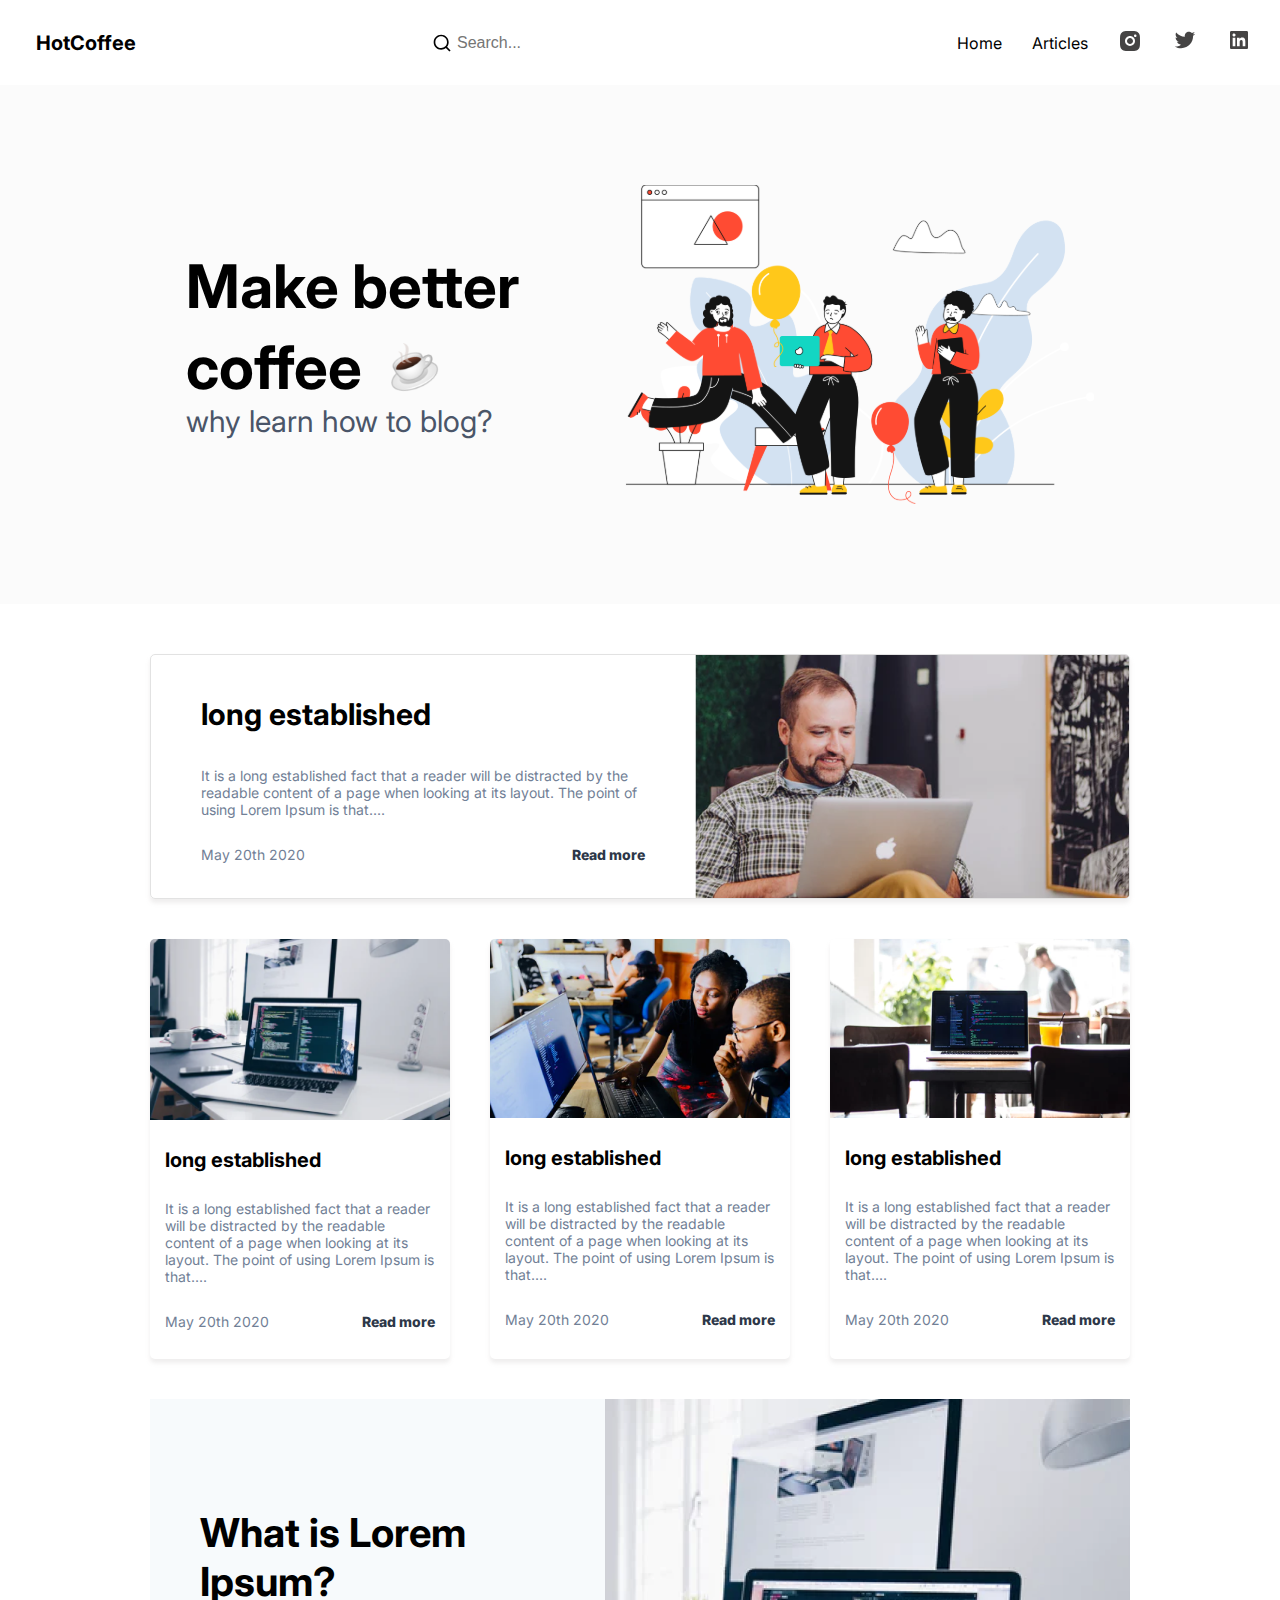
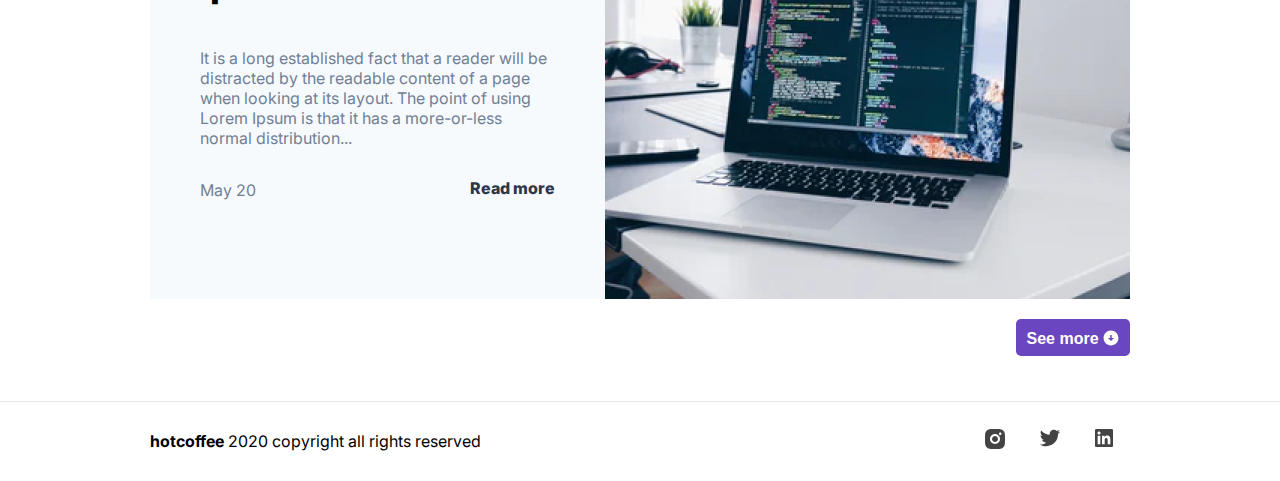
<file: index.html>
<!DOCTYPE html>
<html lang="en">

<head>
    <meta charset="UTF-8">
    <meta name="viewport" content="width=device-width, initial-scale=1">
    <link rel="stylesheet" href="/assets/css/style.css">
    <title>Home page</title>
</head>

<body>
    <header>
        <nav class="navbar">
            <div class="navbar__section">
                <a class="navbar__brand" href="#">HotCoffee</a>
            </div>
            <div class="navbar__section">
                <div class="search">
                    <form>
                        <button class="search__button" type="submit">
                            <img class="search__icon" alt="search" src="/assets/img/svg/search.svg">
                        </button>
                        <input class="search__input" type="text" name="search" placeholder="Search...">
                    </form>
                </div>
            </div>
            <div class="navbar__section">
                <div class="navbar__links">
                    <a href="#" class="navbar__link link-underscore">Home</a>
                    <a href="#" class="navbar__link link-underscore">Articles</a>
                    <div class="social-links">
                        <a href="#" class="social-links__link"><img src="/assets/img/svg/instagram.svg"
                                alt="Instagram"></a>
                        <a href="#" class="social-links__link"><img src="/assets/img/svg/twitter.svg" alt="Twitter"></a>
                        <a href="#" class="social-links__link"><img src="/assets/img/svg/linkedin.svg"
                                alt="Linkedin"></a>
                    </div>

                </div>
            </div>
        </nav>
    </header>
    <main>
        <section class="bg__light-gray">
            <div class="container">
                <div class="head-section horizontal">
                    <div class="head-section__block">
                        <div class="head-section__text">
                            <h1 class="lead-header__primary">Make better coffee <img class="lead-header__img"
                                    src="/assets/img/png/coffee.png" alt="coffee" width="70" height="67"></h1>
                            <h3 class="lead-header__secondary">why learn how to blog?</h3>
                        </div>
                    </div>
                    <div class="head-section__block">
                        <img class="head-section__block__img" alt="croods" src="/assets/img/svg/croods.svg">
                    </div>
                </div>
            </div>

        </section>

        <div class="container">
            <article class="article-block responsive">
                <div class="article-block__text">
                    <h1>long established</h1>
                    <p>It is a long established fact that a reader will be distracted by the readable content of a page
                        when
                        looking at its layout. The point of using Lorem Ipsum is that....</p>
                    <div class="article-block__bottom">
                        <p>May 20th 2020</p><a class="article-block__link link-underscore" href="/details.html">Read more</a>
                    </div>

                </div>
                <div class="article-block__img">
                    <img class="vertical-fill-img" src="/assets/img/png/image 1.png" alt="long established">
                </div>

            </article>
            <div class="responsive horizontal space-between">
                <article class="article-block vertical">
                    <div class="article-block__img">
                        <img src="/assets/img/png/image 2.png" alt="" class="horizontal-fill-img br-top-5">
                    </div>
                    <div class="article-block__text p-15">
                        <h1>long established</h1>
                        <p>It is a long established fact that a reader will be distracted by the readable content of a
                            page when looking at its layout. The point of using Lorem Ipsum is that....</p>
                        <div class="article-block__bottom">
                            <p>May 20th 2020</p><a href="/details.html" class="article-block__link link-underscore">Read more</a>
                        </div>
                    </div>
                </article>
                <article class="article-block vertical">
                    <div class="article-block__img">
                        <img src="/assets/img/png/image 4.png" alt="" class="horizontal-fill-img br-top-5">
                    </div>
                    <div class="article-block__text p-15">
                        <h1>long established</h1>
                        <p>It is a long established fact that a reader will be distracted by the readable content of a
                            page when looking at its layout. The point of using Lorem Ipsum is that....</p>
                        <div class="article-block__bottom">
                            <p>May 20th 2020</p><a href="/details.html" class="article-block__link link-underscore">Read more</a>
                        </div>
                    </div>
                </article>
                <article class="article-block vertical">
                    <div class="article-block__img">
                        <img src="/assets/img/png/image 5.png" alt="" class="horizontal-fill-img br-top-5">
                    </div>
                    <div class="article-block__text p-15">
                        <h1>long established</h1>
                        <p>It is a long established fact that a reader will be distracted by the readable content of a
                            page when looking at its layout. The point of using Lorem Ipsum is that....</p>
                        <div class="article-block__bottom">
                            <p>May 20th 2020</p><a href="/details.html" class="article-block__link link-underscore">Read more</a>
                        </div>
                    </div>
                </article>
            </div>
            <article class="article-block custom">
                <div class="article-block__text large">
                    <h1>What is Lorem Ipsum?</h1>
                    <p>It is a long established fact that a reader will be distracted by the readable content of a page
                        when looking at its layout. The point of using Lorem Ipsum is that it has a more-or-less normal
                        distribution...</p>
                    <div class="article-block__bottom large">
                        <p>May 20</p><a href="/details.html" class="article-block__link link-underscore">Read more</a>
                    </div>
                </div>
                <div class="article-block__img">
                    <img src="/assets/img/png/image 7.png" alt="" class="article-block__img__large">
                </div>
            </article>
            <div class="btn-block">
                <button class="btn">See more <i class="icon-down"></i></button>
            </div>
        </div>

    </main>
    <footer>
        <div class="container p-0">
            <div class="footer">
                <div class="footer__copyright"><p><b>hotcoffee</b> 2020 copyright all rights reserved</p></div>
                <div class="social-links">
                    <a href="#" class="social-links__link"><img src="/assets/img/svg/instagram.svg" alt="Instagram"></a>
                    <a href="#" class="social-links__link"><img src="/assets/img/svg/twitter.svg" alt="Twitter"></a>
                    <a href="#" class="social-links__link"><img src="/assets/img/svg/linkedin.svg" alt="Linkedin"></a>
                </div>
            </div>

        </div>
    </footer>

</body>

</html>
</file>
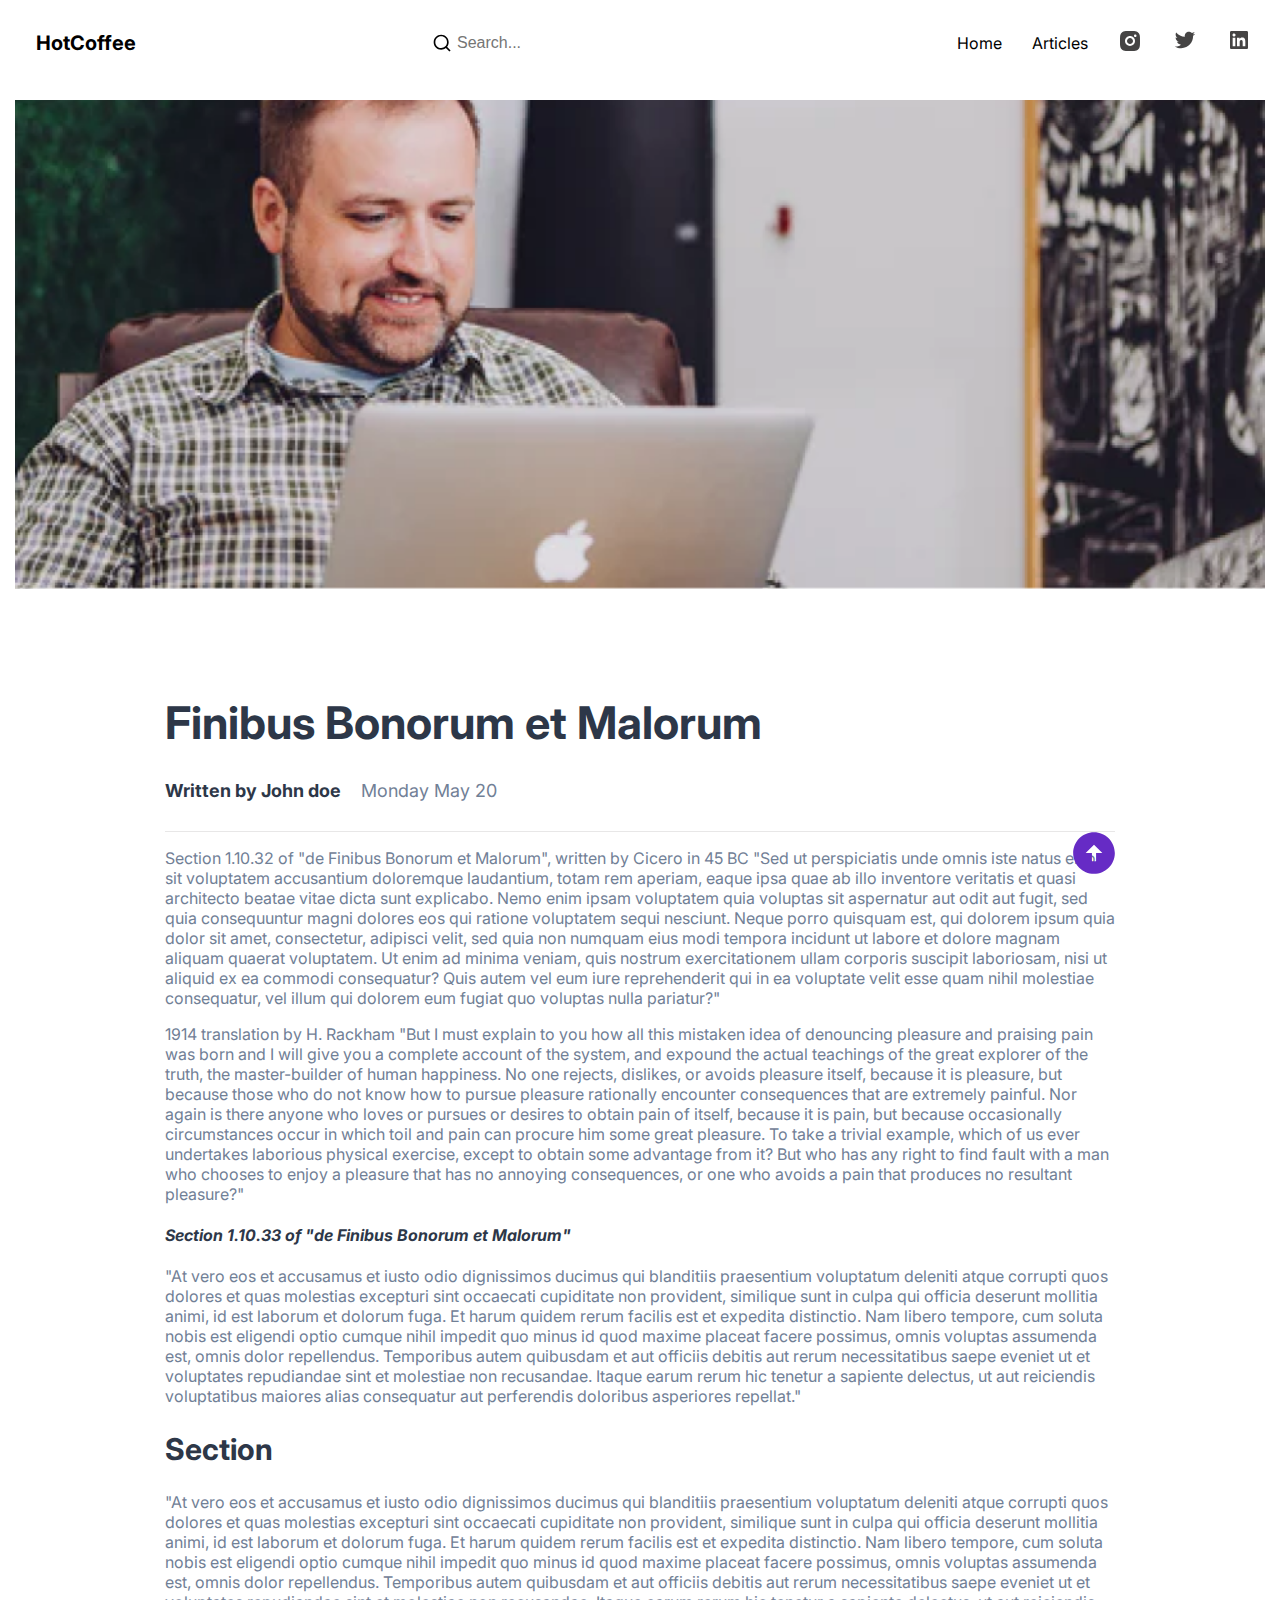
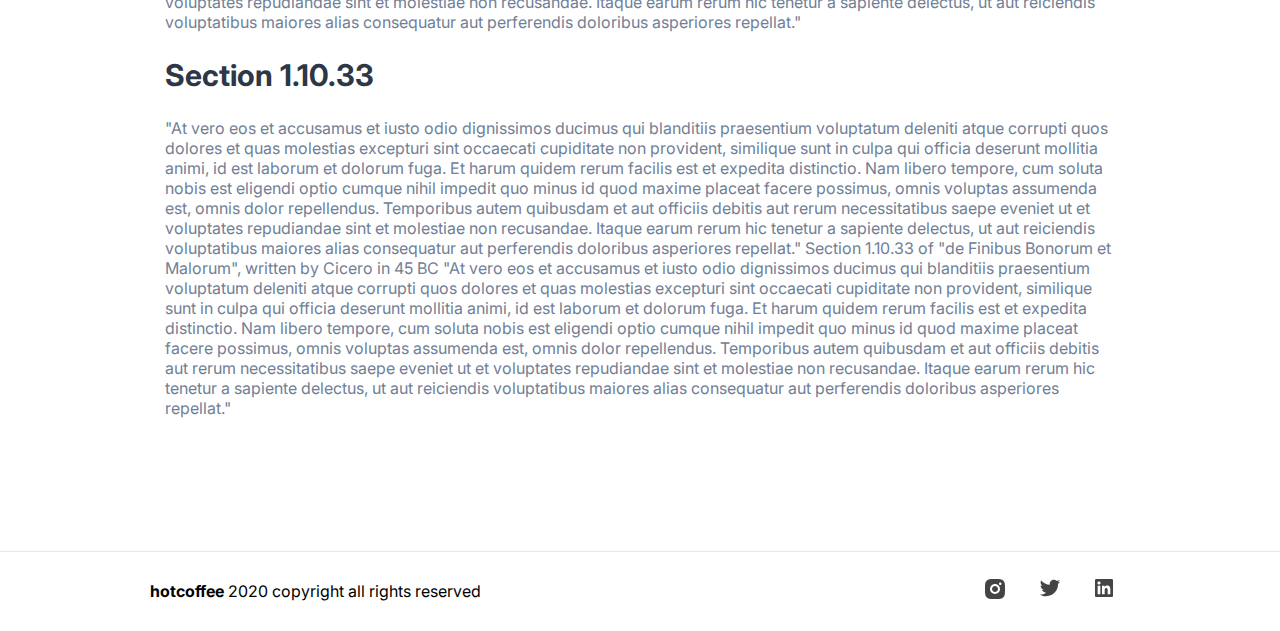
<file: details.html>
<!DOCTYPE html>
<html lang="en">

<head>
    <meta charset="UTF-8">
    <meta name="viewport" content="width=device-width, initial-scale=1">
    <link rel="stylesheet" href="/assets/css/style.css">
    <title>Home page</title>
</head>

<body>
    <header id="top">
        <nav class="navbar">
            <div class="navbar__section">
                <a class="navbar__brand" href="#">HotCoffee</a>
            </div>
            <div class="navbar__section">
                <div class="search">
                    <form>
                        <button class="search__button" type="submit">
                            <img class="search__icon" alt="search" src="/assets/img/svg/search.svg">
                        </button>
                        <input class="search__input" type="text" name="search" placeholder="Search...">
                    </form>
                </div>
            </div>
            <div class="navbar__section">
                <div class="navbar__links">
                    <a href="/index.html" class="navbar__link link-underscore">Home</a>
                    <a href="/index.html" class="navbar__link link-underscore">Articles</a>
                    <div class="social-links">
                        <a href="#" class="social-links__link"><img src="/assets/img/svg/instagram.svg"
                                alt="Instagram"></a>
                        <a href="#" class="social-links__link"><img src="/assets/img/svg/twitter.svg" alt="Twitter"></a>
                        <a href="#" class="social-links__link"><img src="/assets/img/svg/linkedin.svg"
                                alt="Linkedin"></a>
                    </div>

                </div>
            </div>
        </nav>
    </header>
    <main>
        <div class="container-fluid">
            <div class="article-block__img">
                <img src="/assets/img/png/image 2 big.png" alt="image_2" class="horizontal-fill-img">
            </div>
        </div>
        <div class="container">
            <article class="article-detail">
                <div class="article-detail__header">
                    <h1>Finibus Bonorum et Malorum</h1>
                    <div class="article-detail__info">
                        <div class="author"><b>Written by John doe</b></div>
                        <div>Monday May 20</div>
                    </div>
                </div>
                <div class="article-detail__text">
                    <section>
                        <p>Section 1.10.32 of "de Finibus Bonorum et Malorum", written by Cicero in 45 BC
                            "Sed ut perspiciatis unde omnis iste natus error sit voluptatem accusantium doloremque
                            laudantium, totam rem aperiam, eaque ipsa quae ab illo inventore veritatis et quasi
                            architecto beatae vitae dicta sunt explicabo. Nemo enim ipsam voluptatem quia voluptas sit
                            aspernatur aut odit aut fugit, sed quia consequuntur magni dolores eos qui ratione
                            voluptatem sequi nesciunt. Neque porro quisquam est, qui dolorem ipsum quia dolor sit amet,
                            consectetur, adipisci velit, sed quia non numquam eius modi tempora incidunt ut labore et
                            dolore magnam aliquam quaerat voluptatem. Ut enim ad minima veniam, quis nostrum
                            exercitationem ullam corporis suscipit laboriosam, nisi ut aliquid ex ea commodi
                            consequatur? Quis autem vel eum iure reprehenderit qui in ea voluptate velit esse quam nihil
                            molestiae consequatur, vel illum qui dolorem eum fugiat quo voluptas nulla pariatur?"
                        </p>
                        <p>
                            1914 translation by H. Rackham
                            "But I must explain to you how all this mistaken idea of denouncing pleasure and praising
                            pain was born and I will give you a complete account of the system, and expound the actual
                            teachings of the great explorer of the truth, the master-builder of human happiness. No one
                            rejects, dislikes, or avoids pleasure itself, because it is pleasure, but because those who
                            do not know how to pursue pleasure rationally encounter consequences that are extremely
                            painful. Nor again is there anyone who loves or pursues or desires to obtain pain of itself,
                            because it is pain, but because occasionally circumstances occur in which toil and pain can
                            procure him some great pleasure. To take a trivial example, which of us ever undertakes
                            laborious physical exercise, except to obtain some advantage from it? But who has any right
                            to find fault with a man who chooses to enjoy a pleasure that has no annoying consequences,
                            or one who avoids a pain that produces no resultant pleasure?"
                        </p>

                        <h4><i>Section 1.10.33 of "de Finibus Bonorum et Malorum"</i></h4>
                        <p>
                            "At vero eos et accusamus et iusto odio dignissimos ducimus qui blanditiis praesentium
                            voluptatum deleniti atque corrupti quos dolores et quas molestias excepturi sint occaecati
                            cupiditate non provident, similique sunt in culpa qui officia deserunt mollitia animi, id
                            est laborum et dolorum fuga. Et harum quidem rerum facilis est et expedita distinctio. Nam
                            libero tempore, cum soluta nobis est eligendi optio cumque nihil impedit quo minus id quod
                            maxime placeat facere possimus, omnis voluptas assumenda est, omnis dolor repellendus.
                            Temporibus autem quibusdam et aut officiis debitis aut rerum necessitatibus saepe eveniet ut
                            et voluptates repudiandae sint et molestiae non recusandae. Itaque earum rerum hic tenetur a
                            sapiente delectus, ut aut reiciendis voluptatibus maiores alias consequatur aut perferendis
                            doloribus asperiores repellat."
                        </p>

                    </section>
                    <section>

                        <h2>Section</h2>

                        <p>
                            "At vero eos et accusamus et iusto odio dignissimos ducimus qui blanditiis praesentium
                            voluptatum deleniti atque corrupti quos dolores et quas molestias excepturi sint occaecati
                            cupiditate non provident, similique sunt in culpa qui officia deserunt mollitia animi, id
                            est laborum et dolorum fuga. Et harum quidem rerum facilis est et expedita distinctio. Nam
                            libero tempore, cum soluta nobis est eligendi optio cumque nihil impedit quo minus id quod
                            maxime placeat facere possimus, omnis voluptas assumenda est, omnis dolor repellendus.
                            Temporibus autem quibusdam et aut officiis debitis aut rerum necessitatibus saepe eveniet ut
                            et voluptates repudiandae sint et molestiae non recusandae. Itaque earum rerum hic tenetur a
                            sapiente delectus, ut aut reiciendis voluptatibus maiores alias consequatur aut perferendis
                            doloribus asperiores repellat."
                        </p>


                    </section>
                    <section>
                        <h2>Section 1.10.33</h2>
                        <p>
                            "At vero eos et accusamus et iusto odio dignissimos ducimus qui blanditiis praesentium
                            voluptatum deleniti atque corrupti quos dolores et quas molestias excepturi sint occaecati
                            cupiditate non provident, similique sunt in culpa qui officia deserunt mollitia animi, id
                            est laborum et dolorum fuga. Et harum quidem rerum facilis est et expedita distinctio. Nam
                            libero tempore, cum soluta nobis est eligendi optio cumque nihil impedit quo minus id quod
                            maxime placeat facere possimus, omnis voluptas assumenda est, omnis dolor repellendus.
                            Temporibus autem quibusdam et aut officiis debitis aut rerum necessitatibus saepe eveniet ut
                            et voluptates repudiandae sint et molestiae non recusandae. Itaque earum rerum hic tenetur a
                            sapiente delectus, ut aut reiciendis voluptatibus maiores alias consequatur aut perferendis
                            doloribus asperiores repellat."
                            Section 1.10.33 of "de Finibus Bonorum et Malorum", written by Cicero in 45 BC
                            "At vero eos et accusamus et iusto odio dignissimos ducimus qui blanditiis praesentium
                            voluptatum deleniti atque corrupti quos dolores et quas molestias excepturi sint occaecati
                            cupiditate non provident, similique sunt in culpa qui officia deserunt mollitia animi, id
                            est laborum et dolorum fuga. Et harum quidem rerum facilis est et expedita distinctio. Nam
                            libero tempore, cum soluta nobis est eligendi optio cumque nihil impedit quo minus id quod
                            maxime placeat facere possimus, omnis voluptas assumenda est, omnis dolor repellendus.
                            Temporibus autem quibusdam et aut officiis debitis aut rerum necessitatibus saepe eveniet ut
                            et voluptates repudiandae sint et molestiae non recusandae. Itaque earum rerum hic tenetur a
                            sapiente delectus, ut aut reiciendis voluptatibus maiores alias consequatur aut perferendis
                            doloribus asperiores repellat."
                        </p>
                    </section>
                    <div class="btn-block bottom-fixed">
                        <button class="btn-up" onclick="window.location.href='#top'"></button>
                    </div>
                </div>
            </article>
        </div>
       
    </main>
    <footer>
        <div class="container p-0">
            <div class="footer">
                <div class="footer__copyright">
                    <p><b>hotcoffee</b> 2020 copyright all rights reserved</p>
                </div>
                <div class="social-links">
                    <a href="#" class="social-links__link"><img src="/assets/img/svg/instagram.svg" alt="Instagram"></a>
                    <a href="#" class="social-links__link"><img src="/assets/img/svg/twitter.svg" alt="Twitter"></a>
                    <a href="#" class="social-links__link"><img src="/assets/img/svg/linkedin.svg" alt="Linkedin"></a>
                </div>
            </div>

        </div>
    </footer>

</body>

</html>
</file>
<file: assets/css/style.css>
@import url('https://fonts.googleapis.com/css2?family=Inter:wght@400;700&display=swap');
@import url('/assets/css/ui.css');

/* Main styles */

body {
    display: flex;
    flex-direction: column;
    justify-content: space-between;
    margin: 0;
    padding: 0;
    min-height: 100vh;
    font-family: 'Inter', sans-serif;
}

header {
    display: flex;
    justify-content: center;
}

footer {
    margin-top: 15px;
    border-top: 1px solid #E8E8E8;
    width: 100%;
}

.container {
    display: flex;
    flex-direction: column;
    max-width: 100%;
    margin-left: auto;
    margin-right: auto;
}

.container-fluid {
    display: flex;
    flex-direction: column;
    max-width: 1280px;
    padding: 15px;
    margin-left: auto;
    margin-right: auto;
}

/* Navbar section */

.navbar {
    width: 1280px;
    margin: 0;
    height: fit-content;
    display: flex;
    flex-direction: row;
    justify-content: space-between;
}

.navbar__section {
    min-height: 85px;
    display: flex;
    flex-direction: row;
    align-items: center;
}

.navbar__brand {
    display: block;
    margin: 36px;
    font-size: 20px;
    font-weight: 700;
    color: #000000;
    text-decoration: none;
    transition: 250ms;
}

.navbar__brand:hover {
    transform: scale(1.2);
}

.navbar__links {
    padding: 10px 15px;
    display: flex;
    flex-direction: row;
    align-items: center;
    justify-content: center;
}

.navbar__link {
    position: relative;
    margin: 15px;
    font-size: 16px;
    font-weight: 400;
    color: #000000;
    text-decoration: none;
}

.social-links {
    display: flex;

}

.social-links__link {
    color: #454444;
    margin: 17px;
    transition: 250ms;
}

.social-links__link:hover {
    transform: scale(1.2);
}


/* Head section */

.head-section {
    width: 100%;
    display: flex;
    flex-direction: row;
    justify-content: space-between;
    align-items: center;
}

.head-section__block {
    display: flex;
    flex-direction: column;
    justify-content: center;
    align-items: center;
    margin: 70px 36px;
}

.head-section__text {
    max-width: 400px;
    display: flex;
    flex-direction: column;
    justify-content: space-around;
    align-items: flex-start;
}

.lead-header__primary {
    font-family: 'Inter', sans-serif;
    font-size: 60px;
    font-weight: 700;
    margin: 0;
}

.lead-header__secondary {
    font-family: 'Inter', sans-serif;
    font-size: 30px;
    font-weight: 400;
    color: #4A5568;
    margin: 0;
}

.lead-header__img {
    position: relative;
    bottom: -10px;
}

/* Articles */

.article-block {
    margin: 20px 0;
    display: flex;
    padding: 0;
    overflow: hidden;
    border: 1px solid #E2E2E2;
    border-radius: 5px;
    box-shadow: 0 4px 4px rgba(192, 189, 189, 0.25);
}

.article-block__text {
    display: flex;
    flex-direction: column;
    justify-content: center;
    padding: 20px 50px;
    overflow: hidden;
    margin: 0;
}

.article-block__text h1 {
    font-size: 30px;
    font-weight: 700;
}

.article-block__text p {
    font-size: 14px;
    font-weight: 400;
    color: #718096;
}

.article-block__text a {
    font-size: 14px;
}

.article-block__img {
    display: flex;
    min-width: fit-content;
    overflow: hidden;
    padding: 0;
}

.article-block__bottom {
    display: flex;
    justify-content: space-between;
}

.article-block__link {
    position: relative;
    margin: 14px 0;
    color: #2D3748;
    font-family: 'Inter', sans-serif;
    font-size: 12px;
    font-weight: 800;
    text-decoration: none;
}

.article-block__img__large {
    width: auto;
    height: 100%;
}

.custom {
    border: none;
    border-radius: 0;
    background-color: #F7FAFC;
    box-shadow: none;
}

.article-detail {
    margin: 30px 0;
    display: flex;
    flex-direction: column;
    padding: 0 15px;
    color: #718096;
}

.article-detail__header {
    display: flex;
    flex-direction: column;
    border-bottom: 1px solid #E8E7E7;
}

.article-detail__header h1 {
    font-size: 45px;
    font-weight: 700;
    color: #2D3748;
}

.article-detail__info {
    display: flex;
    font-size: 18px;
    margin-bottom: 30px;
}

.article-detail__text h2 {
    font-size: 30px;
    color: #2D3748;
}

.article-detail__text h4 {
    font-size: 16px;
    color: #2D3748;
}

.author {
    color: #2D3748;
    margin-right: 20px;
}




/* Footer */

.footer {
    width: 100%;
    min-height: 79px;
    display: flex;
    flex-direction: column;
    align-items: center;
    justify-content: space-between;
}

.footer__copyright {
    font-size: 16px;
}

/* Special modificators */

.bg__light-gray {
    background-color: #FBFBFB;
}

.bg__gray {
    background-color: #F7FAFC;
}

.horizontal {
    flex-direction: row;
}

.vertical {
    flex-direction: column;
    min-height: 100%;
    width: 320px;
    border: none;
}

.vertical h1 {
    font-size: 20px;
}

.responsive {
    display: flex;
    flex-direction: column;
}

.space-between {
    justify-content: space-between;
}

.vertical-fill-img {
    width: 100%;
    height: auto;
}

.horizontal-fill-img {
    width: 100%;
    height: auto;
}

.large h1 {
    font-size: 40px;
}

.large p {
    font-size: 16px;
}

.large a {
    font-size: 16px;
}

.p-0 {
    padding: 0!important;
}

.p-50 {
    padding: 50px;
}

.p-15 {
    padding: 15px;
}

/* Media */

@media (max-width: 576px) {
    .navbar {
        width: 100%;
        flex-direction: column;
        align-items: center;
    }

    .navbar__links {
        flex-direction: column;
        justify-content: flex-start;
        align-items: center;
    }

    .container {
        max-width: 100%;
        padding: 8px;
    }

    .head-section__block__img {
        width: 100%;
    }

    .navbar__link {
        margin: 10px;
    }

    .horizontal {
        flex-direction: column;
    }

    .vertical-fill-img {
        width: 100%;
        height: auto;
    }

    .vertical {
        width: 100%;
    }

    .article-block__img__large {
        width: 100%;
        height: auto;
        margin-bottom: 0;
    }

    .custom {
        flex-direction: column;
    }
}


@media (min-width: 576px) {
    .navbar {
        max-width: 576px;
        min-height: 85px;
        flex-direction: column;
        align-items: center;
    }

    .container {
        max-width: 576px;
        padding: 15px;
    }

    .p-50 {
        padding: 50px;
    }

    .vertical {
        width: 100%;
    }

    .horizontal {
        flex-direction: column;
    }

    .custom {
        flex-direction: column;
    }

    .article-block__img__large {
        width: 100%;
        height: auto;
        margin-bottom: 0;
    }

    .footer {
        flex-direction: row;
    }

}

@media (min-width: 768px) {
    .navbar {
        max-width: 768px;
        height: 85px;
        flex-direction: row;
    }

    .container {
        max-width: 750px;
        padding: 15px;
    }

    .head-section__block__img {
        max-width: 320px;
    }

    .vertical {
        max-width: 240px;
    }

    .horizontal {
        flex-direction: row;
    }

}

@media (min-width: 992px) {
    .navbar {
        max-width: 1280px;
        height: 85px;
    }

    .head-section__block__img {
        max-width: 470px;
    }

    .container {
        max-width: 950px;
        padding: 15px;
    }

    .vertical {
        max-width: 300px;
    }

    .vertical-fill-img {
        height: 100%;
        width: auto;
    }

    .p-50 {
        padding: 50px;
    }

    .responsive {
        flex-direction: row;
    }

    .custom {
        flex-direction: row;
    }

    .article-block__img__large {
        height: 100%;
        width: auto;
    }
}

@media (min-width: 1280px) {
    .navbar {
        max-width: 1280px;
        height: 85px;
    }

    .container {
        max-width: 980px;
        padding: 30px;
    }
}
</file>
